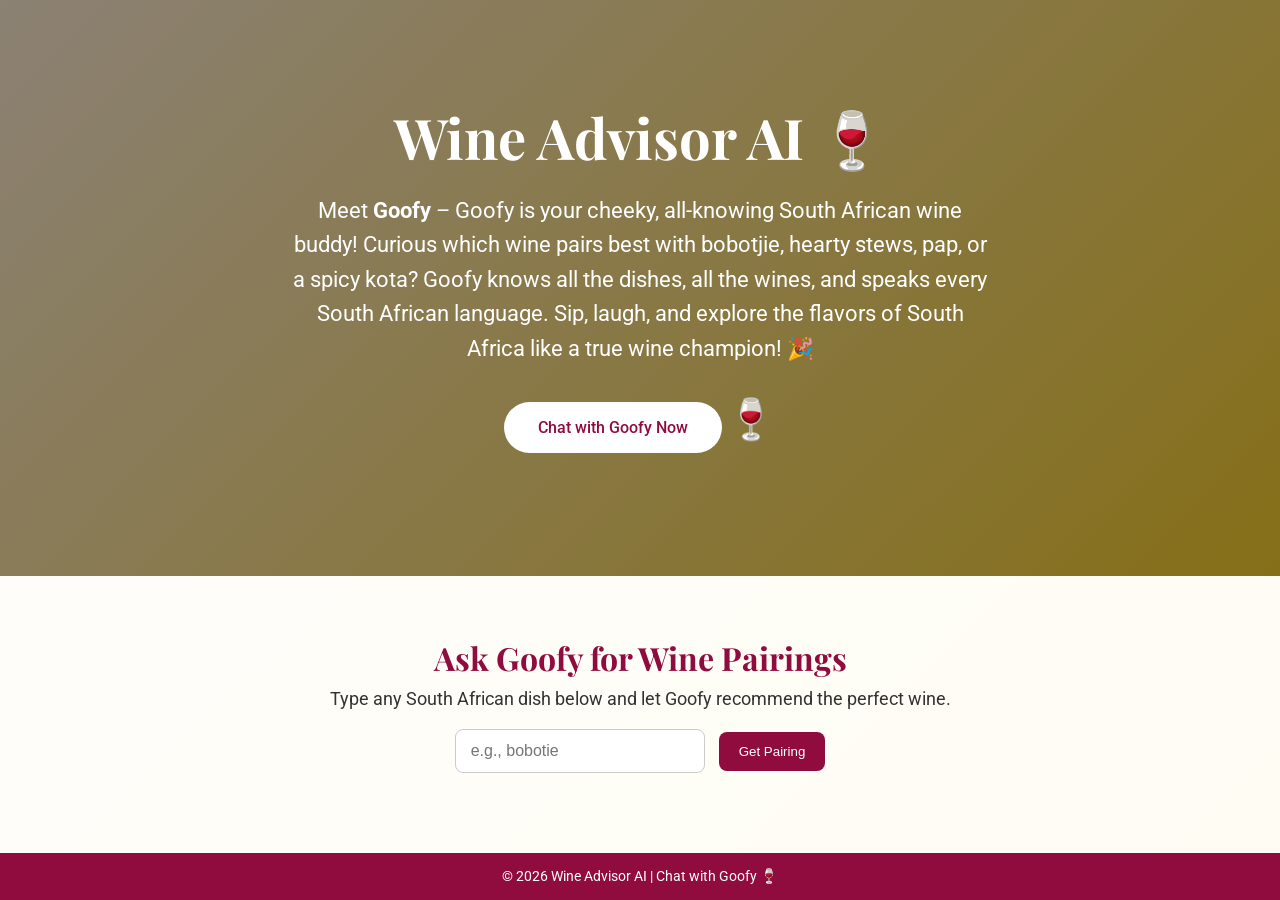
<file: templates/index.html>
<!DOCTYPE html>
<html lang="en">
  <head>
    <meta charset="UTF-8">
    <meta name="viewport" content="width=device-width, initial-scale=1.0">
    <title>Wine Advisor AI – Meet Goofy 🍷</title>
    <link href="https://fonts.googleapis.com/css2?family=Playfair+Display:wght@700&family=Roboto:wght@400;500&display=swap" rel="stylesheet">
    <link rel="stylesheet" href="goofy.css">
<link rel="stylesheet" href="goofy_dm.css" media="(prefers-color-scheme: dark)">

  </head>

  <body>

    <section class="hero">
      <div class="hero-content">
        <h1>Wine Advisor AI 🍷</h1>
        <p>
          Meet <strong>Goofy</strong> – Goofy is your cheeky, all-knowing South African wine buddy! Curious which wine pairs best with bobotjie, hearty stews, pap, or a spicy kota? Goofy knows all the dishes, all the wines, and speaks every South African language. Sip, laugh, and explore the flavors of South Africa like a true wine champion! 🎉
        </p>
        <a class="cta-btn" id="goofy-btn">Chat with Goofy Now</a>
        <div class="wine-glass">🍷</div>
      </div>
    </section>

    <section id="chat">
      <h2>Ask Goofy for Wine Pairings</h2>
      <p>Type any South African dish below and let Goofy recommend the perfect wine.</p>
      <input type="text" id="dish-input" placeholder="e.g., bobotie">
      <button id="dish-btn" onclick="sendDish()">Get Pairing</button>
      <div id="reply"></div>
    </section>

    <div class="goofy-modal" id="goofy-chatbox-area">
      <div class="goofy-chatbox">
        <!-- Header -->
        <div class="chat-header">
          <div class="chat-avatar">🍷</div>
          <div class="chat-header-info">
            <h3>Goofy</h3>
            <div class="chat-status">
              <span class="status-dot"></span>
              <span>Online · replies instantly</span>
            </div>
          </div>
          <div class="chat-header-actions">
            <button title="More options">⋯</button>
          </div>
        </div>

        <!-- Chat Body -->
        <div class="chat-body" id="chatBody">
          <div class="chat-area" id="chatArea">
            <!-- Date Divider -->
            <div class="date-divider">
              <span>Today</span>
            </div>
            <!-- Welcome / Empty State Message -->
            <div class="chat-welcome">
              <div class="chat-welcome-icon">🍷✨</div>
              <h4>Hey there, I'm Goofy!</h4>
              <p>Your South African food & wine concierge.<br>Ask me anything about South African food, wines, or recommendations.</p>
            </div>
            <!-- Example Messages (will be populated by JS) -->
          </div>
        </div>

        <!-- Footer -->
        <div class="chat-footer">
          <button class="attach-btn" title="Add attachment">📎</button>
          <textarea 
            class="m-box" 
            id="messageInput"
            placeholder="Chat to Goofy..." 
            rows="1"
          ></textarea>
          <button id="sendButton">
            <span style="font-size: 1.4rem;">➤</span>
          </button>
        </div>
      </div>
    </div>

    <footer>
        &copy; 2026 Wine Advisor AI | Chat with Goofy 🍷
    </footer>

    <script src="goofy.js"></script>
  </body>
</html>
</file>
<file: templates/goofy.css>
/* ============================================
   ORIGINAL STYLESHEET
   Only transitions and responsive adjustments added
   Colors, images, structure unchanged
   ============================================ */

/* ---------- CSS VARIABLES (Easy Theming) ---------- */
:root {
    /* Primary Palette */
    --cream: #f5e6a7;
    --burgundy: #900c3f;
    --gold: #e8c547;
    --deep-wine: #5a0f2e;
    
    /* RGB Versions for rgba() Usage */
    --cream-rgb: 245, 230, 167;
    --burgundy-rgb: 144, 12, 63;
    --gold-rgb: 232, 197, 71;
    --deep-wine-rgb: 90, 15, 46;
    
    /* Functional Colors */
    --text-dark: #222;
    --text-light: #fff;
    --text-muted: #777;
    --success: #4caf50;
    
    /* Spacing */
    --spacing-xs: 4px;
    --spacing-sm: 8px;
    --spacing-md: 16px;
    --spacing-lg: 24px;
    --spacing-xl: 32px;
    
    /* Transitions */
    --transition-fast: 0.15s ease;
    --transition-base: 0.25s ease;
    --transition-slow: 0.4s ease;
    
    /* Shadows */
    --shadow-sm: 0 2px 8px rgba(0, 0, 0, 0.08);
    --shadow-md: 0 8px 25px rgba(0, 0, 0, 0.15);
    --shadow-lg: 0 12px 35px rgba(0, 0, 0, 0.2);
    --shadow-glow: 0 0 20px rgba(var(--burgundy-rgb), 0.3);
    
    /* Border Radius */
    --radius-sm: 8px;
    --radius-md: 12px;
    --radius-lg: 15px;
    --radius-xl: 20px;
    --radius-full: 50px;
}


/* Base */
* {
    margin: 0;
    padding: 0;
    box-sizing: border-box;
}

body {
    font-family: 'Roboto', sans-serif;
    background: linear-gradient(135deg, #fdebd3, #f1c40f);
    color: #222;
    min-height: 100vh;
    display: flex;
    flex-direction: column;
    transition: background 0.3s ease;
}

a {
    text-decoration: none;
    color: inherit;
    transition: color 0.25s ease;
}

a:hover {
    color: #900C3F;
    transition: color 0.25s ease;
}

/* Hero Section */
.hero {
    flex: 1;
    display: flex;
    align-items: center;
    justify-content: center;
    text-align: center;
    padding: 80px 20px;
    background: url('https://images.unsplash.com/photo-1579656592237-893f6c2c9f2d?crop=entropy&cs=tinysrgb&fit=max&fm=jpg&ixid=MnwyNjQ5MTR8MHwxfHNlYXJjaHwxfHx3aW5lfGVufDB8fHx8MTY5OTYyNTgxMg&ixlib=rb-4.0.3&q=80&w=1400') no-repeat center center/cover;
    color: #fff;
    position: relative;
    transition: padding 0.3s ease;
}

.hero::after {
    content: "";
    position: absolute;
    top: 0;
    left: 0;
    width: 100%;
    height: 100%;
    background: rgba(0, 0, 0, 0.45);
    transition: background 0.3s ease;
}

.hero-content {
    position: relative;
    z-index: 2;
    max-width: 700px;
    animation: fadeIn 1.5s ease-out;
}

.hero h1 {
    font-family: 'Playfair Display', serif;
    font-size: 3rem;
    margin-bottom: 20px;
    transition: font-size 0.3s ease;
}

.hero p {
    font-size: 1.25rem;
    line-height: 1.6;
    margin-bottom: 30px;
    transition: font-size 0.3s ease;
}

.cta-btn {
    background: #fff;
    color: #900C3F;
    padding: 16px 34px;
    font-weight: 500;
    border-radius: 50px;
    font-size: 1rem;
    transition: all 0.3s ease;
    display: inline-block;
    margin-bottom: 24px;
    cursor: pointer;
}

.cta-btn:hover {
    background: #900C3F;
    color: #fff;
    transform: scale(1.05);
    transition: all 0.3s ease;
}

/* Fun Wine Glass */
.wine-glass {
    display: inline-block;
    font-size: 2.5rem;
    animation: float 2s infinite ease-in-out;
    transition: transform 0.3s ease;
}

@keyframes float {
    0%, 100% {
        transform: translateY(0);
    }
    50% {
        transform: translateY(-12px);
    }
}

@keyframes fadeIn {
    from {
        opacity: 0;
        transform: translateY(20px);
    }
    to {
        opacity: 1;
        transform: translateY(0);
    }
}

/* Chat Section */
#chat {
    padding: 60px 20px;
    text-align: center;
    background: rgba(255, 255, 255, 0.95);
    transition: padding 0.3s ease, background 0.3s ease;
}

#chat h2 {
    font-family: 'Playfair Display', serif;
    font-size: 2rem;
    margin-bottom: 10px;
    color: #900C3F;
    transition: font-size 0.3s ease;
}

#chat p {
    margin-bottom: 20px;
    font-size: 1.1rem;
    color: #333;
    transition: font-size 0.3s ease;
}

#dish-input {
    padding: 12px 15px;
    width: 250px;
    border-radius: 8px;
    border: 1px solid #ccc;
    font-size: 1rem;
    transition: border-color 0.25s ease, box-shadow 0.25s ease, width 0.3s ease;
}

#dish-input:focus {
    border-color: #900C3F;
    outline: none;
    box-shadow: 0 0 0 3px rgba(144, 12, 63, 0.1);
    transition: border-color 0.25s ease, box-shadow 0.25s ease;
}

#dish-btn {
    padding: 12px 20px;
    margin-left: 10px;
    background: #900C3F;
    color: #fff;
    border: none;
    border-radius: 8px;
    cursor: pointer;
    transition: background 0.25s ease, transform 0.25s ease, box-shadow 0.25s ease;
}

#dish-btn:hover {
    background: #5a0f2e;
    transform: translateY(-2px);
    box-shadow: 0 4px 12px rgba(144, 12, 63, 0.3);
    transition: background 0.25s ease, transform 0.25s ease, box-shadow 0.25s ease;
}

#reply {
    margin-top: 20px;
    font-weight: 500;
    color: #222;
    transition: opacity 0.3s ease;
}

/* Footer */
footer {
    text-align: center;
    padding: 15px;
    background: #900C3F;
    color: #fff;
    font-size: 0.9rem;
    transition: padding 0.3s ease, font-size 0.3s ease;
}
.goofy-modal {
    display: none;
    width: 100%;
    height: 100%;
}
/* Goofy Chatbox */
.goofy-chatbox {
    width: 360px;
    height: 550px;
    background: #f5e6a7;
    display: flex;
    position: fixed;
    z-index: 9999;
    flex-direction: column;
    bottom: 2%;
    right: 2%;
    border-radius: 15px;
    overflow: hidden;
    box-shadow: 0 8px 25px rgba(0, 0, 0, 0.15);
    font-family: Arial, sans-serif;
    transition: width 0.3s ease, height 0.3s ease, bottom 0.3s ease, right 0.3s ease, border-radius 0.3s ease, box-shadow 0.3s ease;
}

.goofy-chatbox:hover {
    box-shadow: 0 12px 35px rgba(0, 0, 0, 0.2);
    transition: box-shadow 0.3s ease;
}

/* Header */
.chat-header {
    background: #900C3F;
    color: white;
    display: flex;
    align-items: center;
    padding: 12px;
    transition: padding 0.3s ease, background 0.3s ease;
}

.chat-avatar {
    font-size: 28px;
    margin-right: 10px;
    background: linear-gradient(145deg, var(--accent-warm), #e0795e);
    border-radius: 50%;
    cursor: pointer;
    display: flex;
    align-items: center;
    justify-content: center;
    font-size: 1.8rem;
    box-shadow: 0 4px 12px rgba(0, 0, 0, 0.15);
    border-bottom: 2px solid rgba(232, 197, 71, 0.78);
    transition: transform 0.3s ease, width 0.3s ease, height 0.3s ease, font-size 0.3s ease;
}

.chat-avatar:hover {
    transform: rotate(5deg) scale(1.05);
}

.chat-header-info h3 {
    margin: 0;
    font-size: 16px;
    transition: font-size 0.3s ease;
}

.chat-status {
    font-size: 12px;
    opacity: 0.9;
    display: flex;
    align-items: center;
    transition: font-size 0.3s ease;
}

.status-dot {
    width: 8px;
    height: 8px;
    background: #4caf50;
    border-radius: 50%;
    display: inline-block;
    margin-right: 5px;
    transition: width 0.3s ease, height 0.3s ease;
}

.chat-header-actions {
    margin-left: auto;
    background: linear-gradient(145deg, var(--accent-warm), #e0795e);
    border-radius: 40%;
    font-size: 10px;
    box-shadow: 0 4px 12px rgba(96, 0, 0, 0.15);
    border-bottom: 2px solid #e8c547;
    transition: transform 0.25s ease, background 0.3s ease;
}

.chat-header-actions:hover {
    transform: scale(1.1);
    transition: transform 0.25s ease;
}

.chat-header-actions button {
    background: transparent;
    border: none;
    color: white;
    font-size: 18px;
    cursor: pointer;
    transition: transform 0.2s ease, color 0.2s ease;
}

.chat-header-actions button:hover {
    transform: scale(1.1);
    transition: transform 0.2s ease;
}

/* Body */
.chat-body {
    flex: 1;
    overflow-y: auto;
    padding: 15px;
    transition: padding 0.3s ease;
}

.chat-area {
    display: flex;
    flex-direction: column;
}

.date-divider {
    text-align: center;
    margin: 10px 0;
    font-size: 12px;
    color: var(--text-muted);
    position: relative;
    transition: opacity var(--transition-base);
}

.date-divider::before,
.date-divider::after {
    content: "";
    position: absolute;
    top: 50%;
    width: 30%;
    height: 1px;
    background: linear-gradient(
        to right,
        transparent,
        rgba(var(--burgundy-rgb), 0.2),
        transparent
    );
}

.date-divider::before { left: 0; }
.date-divider::after { right: 0; }

.chat-welcome {
    text-align: center;
    margin-top: 40px;
    color: #444;
    transition: margin 0.3s ease;
}

.chat-welcome-icon {
    font-size: 30px;
    margin-bottom: 10px;
    transition: font-size 0.3s ease;
}

/* Messages */
.message {
    max-width: 75%;
    padding: 10px 14px;
    border-radius: 12px;
    margin: 5px 0;
    font-size: 16px;
    border: 1px solid rgba(144, 12, 63, 0.1);
    transition: max-width 0.3s ease, padding 0.3s ease, font-size 0.3s ease;
}

.user-message {
    background: linear-gradient(135deg, #f5e6a7 10%, #e8c547 80%);
    color: #900C3F;
    align-self: flex-end;
    border-bottom-right-radius: 6px;
}

.bot-message {
    background: linear-gradient(135deg, #900c3f 10%, #5a0f2e 80%);
    color: #f5e6a7;
    align-self: flex-start;
    border-bottom-left-radius: 6px;
}

/* Footer */
.chat-footer {
    display: flex;
    align-items: center;
    padding: 10px;
    background: linear-gradient(60deg, #900c3f 10%, #f5e6a7 80%);
    transition: padding 0.3s ease, background 0.3s ease;
}

.attach-btn {
    background: transparent;
    border: none;
    font-size: 18px;
    margin-right: 8px;
    cursor: pointer;
    transition: transform 0.2s ease, font-size 0.3s ease;
}

.attach-btn:hover {
    transform: rotate(15deg);
    transition: transform 0.2s ease;
}

.m-box {
    flex: 1;
    border: none;
    resize: none;
    min-height: 40px;
    max-height: 120px;
    padding: 8px;
    border-radius: 8px;
    outline: none;
    font-size: 14px;
    color: #444;
    transition: height 0.1s ease, padding 0.3s ease, font-size 0.3s ease, box-shadow 0.25s ease;
}

.m-box:focus {
    box-shadow: 0 0 0 2px rgba(144, 12, 63, 0.3);
    transition: box-shadow 0.25s ease;
}

.m-box::placeholder {
    font-size: 12px;
    font-weight: bold;
    color: #888;
    transition: font-size 0.3s ease;
}

#sendButton {
    background: #900C3F;
    color: white;
    border: none;
    padding: 8px 12px;
    margin-left: 8px;
    border-radius: 8px;
    cursor: pointer;
    transition: background 0.25s ease, transform 0.25s ease, box-shadow 0.25s ease, padding 0.3s ease;
}

#sendButton:hover {
    background: #5a0f2e;
    transform: translateY(-2px);
    box-shadow: 0 4px 12px rgba(144, 12, 63, 0.3);
    transition: background 0.25s ease, transform 0.25s ease, box-shadow 0.25s ease;
}

/* ============================================
   RESPONSIVE ADJUSTMENTS ONLY
   No colors, images, or structure changed
   ============================================ */

/* Tablet Devices (768px and below) */
@media (max-width: 768px) {
    .hero {
        padding: 60px 20px;
        transition: padding 0.3s ease;
    }
    
    .hero h1 {
        font-size: 2.2rem;
        transition: font-size 0.3s ease;
    }
    
    .hero p {
        font-size: 1rem;
        transition: font-size 0.3s ease;
    }
    
    .cta-btn {
        padding: 12px 28px;
        transition: padding 0.3s ease;
    }
    
    #chat {
        padding: 40px 20px;
        transition: padding 0.3s ease;
    }
    
    #chat h2 {
        font-size: 1.75rem;
        transition: font-size 0.3s ease;
    }
    
    #chat p {
        font-size: 1rem;
        transition: font-size 0.3s ease;
    }
    
    #dish-input {
        width: 220px;
        transition: width 0.3s ease;
    }
    
    .goofy-chatbox {
        width: 320px;
        height: 500px;
        transition: width 0.3s ease, height 0.3s ease;
    }
    
    .message {
        max-width: 80%;
        transition: max-width 0.3s ease;
    }
}

/* Mobile Devices (480px and below) */
@media (max-width: 480px) {
    .hero {
        padding: 40px 16px;
        transition: padding 0.3s ease;
    }
    
    .hero h1 {
        font-size: 1.8rem;
        transition: font-size 0.3s ease;
    }
    
    .hero p {
        font-size: 0.95rem;
        transition: font-size 0.3s ease;
    }
    
    .wine-glass {
        font-size: 2rem;
        transition: font-size 0.3s ease;
    }
    
    .cta-btn {
        padding: 10px 24px;
        font-size: 0.9rem;
        transition: padding 0.3s ease, font-size 0.3s ease;
    }
    
    #chat {
        padding: 32px 16px;
        transition: padding 0.3s ease;
    }
    
    #chat h2 {
        font-size: 1.5rem;
        transition: font-size 0.3s ease;
    }
    
    #dish-input {
        width: 100%;
        max-width: 280px;
        margin-bottom: 10px;
        transition: width 0.3s ease, margin 0.3s ease;
    }
    
    #dish-btn {
        margin-left: 0;
        transition: margin 0.3s ease;
    }
    
    .goofy-chatbox {
        width: 100%;
        height: 100vh;
        bottom: 0;
        right: 0;
        border-radius: 0;
        transition: width 0.3s ease, height 0.3s ease, bottom 0.3s ease, right 0.3s ease, border-radius 0.3s ease;
    }
    
    .chat-header {
        padding: 14px 12px;
        transition: padding 0.3s ease;
    }
    
    .chat-avatar {
        width: 40px;
        height: 40px;
        font-size: 1.4rem;
        transition: width 0.3s ease, height 0.3s ease, font-size 0.3s ease;
    }
    
    .chat-header-info h3 {
        font-size: 14px;
        transition: font-size 0.3s ease;
    }
    
    .chat-status {
        font-size: 10px;
        transition: font-size 0.3s ease;
    }
    
    .chat-body {
        padding: 12px;
        transition: padding 0.3s ease;
    }
    
    .message {
        max-width: 90%;
        padding: 8px 12px;
        font-size: 13px;
        transition: max-width 0.3s ease, padding 0.3s ease, font-size 0.3s ease;
    }
    
    .chat-footer {
        padding: 12px 10px;
        transition: padding 0.3s ease;
    }
    
    .m-box {
        font-size: 16px;
        padding: 10px;
        transition: font-size 0.3s ease, padding 0.3s ease;
    }
    
    #sendButton {
        padding: 8px 14px;
        transition: padding 0.3s ease;
    }
    
    footer {
        padding: 12px;
        font-size: 0.8rem;
        transition: padding 0.3s ease, font-size 0.3s ease;
    }
}

/* Small Mobile Devices (360px and below) */
@media (max-width: 360px) {
    .hero h1 {
        font-size: 1.5rem;
        transition: font-size 0.3s ease;
    }
    
    .hero p {
        font-size: 0.85rem;
        transition: font-size 0.3s ease;
    }
    
    .chat-avatar {
        width: 36px;
        height: 36px;
        font-size: 1.2rem;
        transition: width 0.3s ease, height 0.3s ease, font-size 0.3s ease;
    }
    
    .message {
        max-width: 95%;
        font-size: 12px;
        transition: max-width 0.3s ease, font-size 0.3s ease;
    }
}

/* Large Desktop Screens (1200px and above) */
@media (min-width: 1200px) {
    .hero h1 {
        font-size: 3.5rem;
        transition: font-size 0.3s ease;
    }
    
    .hero p {
        font-size: 1.35rem;
        transition: font-size 0.3s ease;
    }
    
    .goofy-chatbox {
        width: 380px;
        height: 600px;
        transition: width 0.3s ease, height 0.3s ease;
    }
}
</file>
<file: templates/goofy_dm.css>
/* ============================================
   VALVIDAR · GOOFY CHAT STYLESHEET
   Unified · Responsive · Smooth Transitions
   ============================================ */

/* ---------- CSS VARIABLES (Easy Theming) ---------- */
:root {
    /* Primary Palette */
    --cream: #f5e6a7;
    --burgundy: #900c3f;
    --gold: #e8c547;
    --deep-wine: #5a0f2e;
    
    /* RGB Versions for rgba() Usage */
    --cream-rgb: 245, 230, 167;
    --burgundy-rgb: 144, 12, 63;
    --gold-rgb: 232, 197, 71;
    --deep-wine-rgb: 90, 15, 46;
    
    /* Functional Colors */
    --text-dark: #1b1a1a;
    --text-light: #dfd9db;
    --text-muted: #777;
    --success: #4caf50;
    
    /* Spacing */
    --spacing-xs: 4px;
    --spacing-sm: 8px;
    --spacing-md: 16px;
    --spacing-lg: 24px;
    --spacing-xl: 32px;
    
    /* Transitions */
    --transition-fast: 0.15s ease;
    --transition-base: 0.25s ease;
    --transition-slow: 0.4s ease;
    
    /* Shadows */
    --shadow-sm: 0 2px 8px rgba(0, 0, 0, 0.08);
    --shadow-md: 0 8px 25px rgba(0, 0, 0, 0.15);
    --shadow-lg: 0 12px 35px rgba(0, 0, 0, 0.2);
    --shadow-glow: 0 0 20px rgba(var(--burgundy-rgb), 0.3);
    
    /* Border Radius */
    --radius-sm: 8px;
    --radius-md: 12px;
    --radius-lg: 15px;
    --radius-xl: 20px;
    --radius-full: 50px;
}

/* ---------- RESET & BASE ---------- */
* {
    margin: 0;
    padding: 0;
    box-sizing: border-box;
}

html {
    scroll-behavior: smooth;
}

body {
    font-family: 'Roboto', 'Inter', -apple-system, BlinkMacSystemFont, sans-serif;
    background: linear-gradient(135deg, #fdebd3 0%, var(--gold) 100%);
    color: var(--text-dark);
    min-height: 100vh;
    display: flex;
    flex-direction: column;
    line-height: 1.5;
    -webkit-font-smoothing: antialiased;
    -moz-osx-font-smoothing: grayscale;
}

a {
    text-decoration: none;
    color: inherit;
    transition: color var(--transition-base);
}

a:hover {
    color: var(--burgundy);
}

/* ---------- TYPOGRAPHY ---------- */
h1, h2, h3, h4, h5, h6 {
    font-family: 'Playfair Display', serif;
    font-weight: 600;
    line-height: 1.2;
}

/* ---------- HERO SECTION ---------- */
.hero {
    flex: 1;
    display: flex;
    align-items: center;
    justify-content: center;
    text-align: center;
    padding: 80px 20px;
    background: url('https://images.unsplash.com/photo-1579656592237-893f6c2c9f2d?crop=entropy&cs=tinysrgb&fit=max&fm=jpg&ixid=MnwyNjQ5MTR8MHwxfHNlYXJjaHwxfHx3aW5lfGVufDB8fHx8MTY5OTYyNTgxMg&ixlib=rb-4.0.3&q=80&w=1400') 
                no-repeat center center/cover;
    color: var(--text-light);
    position: relative;
    transition: padding var(--transition-base);
}

.hero::after {
    content: "";
    position: absolute;
    top: 0;
    left: 0;
    width: 100%;
    height: 100%;
    background: rgba(0, 0, 0, 0.45);
    transition: background var(--transition-slow);
}

.hero-content {
    position: relative;
    z-index: 2;
    max-width: 700px;
    animation: fadeIn 1.5s ease-out;
}

.hero h1 {
    font-size: 3rem;
    margin-bottom: 20px;
    transition: font-size var(--transition-base);
}

.hero p {
    font-size: 1.25rem;
    line-height: 1.6;
    margin-bottom: 30px;
    transition: font-size var(--transition-base);
}

.cta-btn {
    background: #fff;
    color: #900C3F;
    padding: 15px 35px;
    font-weight: 500;
    border-radius: 50px;
    font-size: 1rem;
    transition: all 0.3s ease;
    display: inline-block;
    margin-bottom: 24px;
    cursor: pointer;
}

.cta-btn:hover {
    background: #900C3F;
    color: #fff;
    transform: scale(1.05);
    transition: all 0.3s ease;
}

/* ---------- WINE GLASS ANIMATION ---------- */
.wine-glass {
    display: inline-block;
    font-size: 2.5rem;
    animation: float 2s infinite ease-in-out;
    transition: transform var(--transition-base);
}

.wine-glass:hover {
    animation-play-state: paused;
    transform: scale(1.1);
}

@keyframes float {
    0%, 100% { transform: translateY(0); }
    50% { transform: translateY(-12px); }
}

@keyframes fadeIn {
    from { opacity: 0; transform: translateY(20px); }
    to { opacity: 1; transform: translateY(0); }
}

/* ---------- CHAT SECTION (Main Page) ---------- */
#chat {
    padding: 60px 20px;
    text-align: center;
    background: rgba(255, 255, 255, 0.95);
    transition: padding var(--transition-base);
}

#chat h2 {
    font-size: 2rem;
    margin-bottom: 10px;
    color: var(--burgundy);
    transition: font-size var(--transition-base);
}

#chat p {
    margin-bottom: 20px;
    font-size: 1.1rem;
    color: #333;
    transition: font-size var(--transition-base);
}

#dish-input {
    padding: 12px 15px;
    width: 250px;
    border-radius: var(--radius-sm);
    border: 1px solid #ccc;
    font-size: 1rem;
    transition: all var(--transition-base);
}

#dish-input:focus {
    border-color: var(--burgundy);
    outline: none;
    box-shadow: 0 0 0 3px rgba(var(--burgundy-rgb), 0.1);
}

#dish-btn {
    padding: 12px 20px;
    margin-left: 10px;
    background: var(--burgundy);
    color: var(--text-light);
    border: none;
    border-radius: var(--radius-sm);
    cursor: pointer;
    transition: all var(--transition-base);
}

#dish-btn:hover {
    background: var(--deep-wine);
    transform: translateY(-2px);
    box-shadow: var(--shadow-md);
}

#dish-btn:active {
    transform: translateY(0);
}

#reply {
    margin-top: 20px;
    font-weight: 500;
    color: var(--text-dark);
    transition: opacity var(--transition-base);
}

/* ---------- GOOFY CHATBOX (Fixed Widget) ---------- */
.goofy-modal { display: none; }

.goofy-chatbox {
    width: 350px;
    height: 550px;
    background: #f5e6a7;
    display: flex;
    position: fixed;
    z-index: 9999;
    flex-direction: column;
    bottom: 2%;
    right: 2%;
    border-radius: 15px;
    overflow: hidden;
    box-shadow: 0 8px 25px rgba(0, 0, 0, 0.15);
    font-family: Arial, sans-serif;
    transition: width 0.3s ease, height 0.3s ease, bottom 0.3s ease, right 0.3s ease, border-radius 0.3s ease, box-shadow 0.3s ease;
}

.goofy-chatbox:hover {
    box-shadow: 0 12px 35px rgba(0, 0, 0, 0.2);
    transition: box-shadow 0.3s ease;
}

.chat-avatar:hover {
    transform: rotate(5deg) scale(1.05);
}

/* Header */
.chat-header {
    background: #900C3F;
    color: white;
    display: flex;
    align-items: center;
    padding: 12px;
    transition: padding 0.3s ease, background 0.3s ease;
}

.chat-avatar {
    font-size: 28px;
    margin-right: 10px;
    background: linear-gradient(145deg, var(--accent-warm), #e0795e);
    border-radius: 50%;
    display: flex;
    align-items: center;
    justify-content: center;
    font-size: 1.8rem;
    box-shadow: 0 4px 12px rgba(0, 0, 0, 0.15);
    border-bottom: 2px solid rgba(232, 197, 71, 0.78);
    transition: transform 0.3s ease, width 0.3s ease, height 0.3s ease, font-size 0.3s ease;
}

.chat-header-info h3 {
    margin: 0;
    font-size: 16px;
    transition: font-size 0.3s ease;
}

.chat-status {
    font-size: 12px;
    opacity: 0.9;
    display: flex;
    align-items: center;
    transition: font-size 0.3s ease;
}

.status-dot {
    width: 8px;
    height: 8px;
    background: #4caf50;
    border-radius: 50%;
    display: inline-block;
    margin-right: 5px;
    transition: width 0.3s ease, height 0.3s ease;
}

.chat-header-actions {
    margin-left: auto;
    background: linear-gradient(145deg, var(--accent-warm), #e0795e);
    border-radius: 40%;
    font-size: 10px;
    box-shadow: 0 4px 12px rgba(96, 0, 0, 0.15);
    border-bottom: 2px solid #e8c547;
    transition: transform 0.25s ease, background 0.3s ease;
}

.chat-header-actions button {
    background: transparent;
    border: none;
    color: #e8c547;
    font-size: 18px;
    cursor: pointer;
    transition: transform 0.2s ease, color 0.2s ease;
}

.chat-header-actions button:hover {
    transform: scale(1.1);
    transition: transform 0.2s ease;
}

/* Chat Body */
.chat-body {
    flex: 1;
    overflow-y: auto;
    padding: 15px;
    background: linear-gradient(
        to bottom,
        rgba(var(--cream-rgb), 0.9),
        rgba(var(--cream-rgb), 1)
    );
    scroll-behavior: smooth;
}

.chat-body::-webkit-scrollbar {
    width: 5px;
}

.chat-body::-webkit-scrollbar-track {
    background: rgba(var(--burgundy-rgb), 0.1);
    border-radius: 10px;
}

.chat-body::-webkit-scrollbar-thumb {
    background: rgba(var(--burgundy-rgb), 0.4);
    border-radius: 10px;
    transition: background var(--transition-base);
}

.chat-body::-webkit-scrollbar-thumb:hover {
    background: var(--burgundy);
}

.chat-area {
    display: flex;
    flex-direction: column;
    gap: 8px;
}

.date-divider {
    text-align: center;
    margin: 10px 0;
    font-size: 12px;
    color: var(--text-muted);
    position: relative;
    transition: opacity var(--transition-base);
}

.date-divider::before,
.date-divider::after {
    content: "";
    position: absolute;
    top: 50%;
    width: 30%;
    height: 1px;
    background: linear-gradient(
        to right,
        transparent,
        rgba(var(--burgundy-rgb), 0.2),
        transparent
    );
}

.date-divider::before { left: 0; }
.date-divider::after { right: 0; }

.chat-welcome {
    text-align: center;
    margin-top: 40px;
    color: #444;
    animation: fadeIn 0.5s ease-out;
}

.chat-welcome-icon {
    font-size: 30px;
    margin-bottom: 10px;
    transition: transform var(--transition-base);
}

.chat-welcome:hover .chat-welcome-icon {
    transform: scale(1.1);
}

/* Message Bubbles */
.message {
    max-width: 75%;
    padding: 10px 14px;
    border-radius: var(--radius-md);
    margin: 5px 0;
    font-size: 14px;
    line-height: 1.4;
    word-wrap: break-word;
    border: 1px solid rgba(var(--burgundy-rgb), 0.1);
    transition: all var(--transition-fast);
    animation: messageSlide 0.3s ease-out;
}

@keyframes messageSlide {
    from { opacity: 0; transform: translateY(8px); }
    to { opacity: 1; transform: translateY(0); }
}

.message:hover {
    transform: scale(1.01);
    box-shadow: var(--shadow-sm);
}

.user-message {
    background: linear-gradient(135deg, var(--cream) 10%, var(--gold) 80%);
    color: var(--burgundy);
    align-self: flex-end;
    border-bottom-right-radius: var(--radius-sm);
    margin-left: auto;
}

.bot-message {
    background: linear-gradient(135deg, var(--burgundy) 10%, var(--deep-wine) 80%);
    color: var(--cream);
    align-self: flex-start;
    border-bottom-left-radius: var(--radius-sm);
    margin-right: auto;
}

/* Message Timestamp */
.message-time {
    font-size: 10px;
    opacity: 0.7;
    margin-top: 4px;
    display: block;
}

.user-message .message-time {
    text-align: right;
    color: var(--deep-wine);
}

.bot-message .message-time {
    color: var(--cream);
}

/* Typing Indicator */
.typing-indicator {
    display: flex;
    align-items: center;
    gap: 8px;
    padding: 8px 0;
    animation: fadeIn 0.3s ease-out;
}

.typing-dots {
    display: flex;
    gap: 4px;
}

.typing-dots span {
    width: 8px;
    height: 8px;
    background: var(--burgundy);
    border-radius: 50%;
    animation: typingBounce 1.4s infinite;
    opacity: 0.6;
}

.typing-dots span:nth-child(2) { animation-delay: 0.2s; }
.typing-dots span:nth-child(3) { animation-delay: 0.4s; }

@keyframes typingBounce {
    0%, 60%, 100% { transform: translateY(0); opacity: 0.4; }
    30% { transform: translateY(-6px); opacity: 1; }
}

.typing-text {
    font-size: 11px;
    color: rgba(var(--deep-wine-rgb), 0.6);
    font-style: italic;
}

/* Chat Footer */
.chat-footer {
    display: flex;
    align-items: center;
    padding: 10px;
    background: linear-gradient(60deg, var(--burgundy) 10%, var(--cream) 80%);
    transition: background var(--transition-base);
}

.attach-btn {
    background: transparent;
    border: none;
    font-size: 18px;
    margin-right: 8px;
    cursor: pointer;
    color: var(--text-light);
    transition: all var(--transition-fast);
    width: 36px;
    height: 36px;
    border-radius: 50%;
    display: flex;
    align-items: center;
    justify-content: center;
}

.attach-btn:hover {
    background: rgba(var(--cream-rgb), 0.2);
    transform: rotate(15deg);
}

.m-box {
    flex: 1;
    border: none;
    resize: none;
    min-height: 40px;
    max-height: 120px;
    padding: 10px 12px;
    border-radius: var(--radius-sm);
    outline: none;
    font-size: 14px;
    font-family: inherit;
    color: var(--text-dark);
    background: var(--deep-wine-rgb);
    transition: all var(--transition-base);
    line-height: 1.4;
}

.m-box:focus {
    box-shadow: 0 0 0 2px rgba(var(--burgundy-rgb), 0.9);
    background: rgba(var(--deep-wine-rgb), 0.8);
    color: var(--text-light);
}

.m-box::placeholder {
    font-size: 12px;
    font-weight: 500;
    color: var(--text-muted);
    opacity: 0.8;
}

#sendButton {
    background: var(--burgundy);
    color: var(--text-light);
    border: none;
    padding: 8px 14px;
    margin-left: 8px;
    border-radius: var(--radius-sm);
    cursor: pointer;
    font-weight: 500;
    transition: all var(--transition-base);
    display: flex;
    align-items: center;
    justify-content: center;
    min-width: 50px;
}

#sendButton:hover {
    background: var(--deep-wine);
    transform: translateY(-2px);
    box-shadow: 0 4px 12px rgba(var(--burgundy-rgb), 0.4);
}

#sendButton:active {
    transform: translateY(0);
}

/* Quick Reply Chips */
.quick-chips {
    display: flex;
    flex-wrap: wrap;
    gap: 6px;
    padding: 8px 12px;
    background: rgba(var(--cream-rgb), 0.5);
    border-top: 1px solid rgba(var(--burgundy-rgb), 0.1);
}

.chip {
    background: rgba(var(--burgundy-rgb), 0.08);
    border: 1px solid rgba(var(--burgundy-rgb), 0.15);
    padding: 6px 14px;
    border-radius: var(--radius-full);
    font-size: 11px;
    color: var(--deep-wine);
    cursor: pointer;
    transition: all var(--transition-fast);
    backdrop-filter: blur(4px);
}

.chip:hover {
    background: var(--burgundy);
    color: var(--cream);
    border-color: var(--burgundy);
    transform: translateY(-1px);
    box-shadow: var(--shadow-sm);
}

/* ---------- FOOTER ---------- */
footer {
    text-align: center;
    padding: 15px;
    background: var(--burgundy);
    color: var(--text-light);
    font-size: 0.9rem;
    transition: padding var(--transition-base);
}

footer a {
    color: var(--gold);
    transition: color var(--transition-base);
}

footer a:hover {
    color: var(--cream);
    text-decoration: underline;
}

/* ============================================
   RESPONSIVE DESIGN - MOBILE & TABLET
   ============================================ */

/* Tablet (768px and below) */
@media (max-width: 768px) {
    :root {
        --spacing-lg: 20px;
        --spacing-xl: 24px;
    }
    
    .hero {
        padding: 60px 20px;
    }
    
    .hero h1 {
        font-size: 2.2rem;
    }
    
    .hero p {
        font-size: 1rem;
    }
    
    .cta-btn {
        padding: 12px 28px;
        font-size: 0.95rem;
    }
    
    #chat {
        padding: 40px 16px;
    }
    
    #chat h2 {
        font-size: 1.75rem;
    }
    
    #chat p {
        font-size: 1rem;
    }
    
    #dish-input {
        width: 100%;
        max-width: 300px;
        margin-bottom: 10px;
    }
    
    #dish-btn {
        margin-left: 0;
        width: auto;
    }
    
    /* Chatbox adjustments */
    .goofy-chatbox {
        width: 320px;
        height: 500px;
        bottom: 1%;
        right: 1%;
    }
    
    .message {
        max-width: 85%;
        font-size: 13px;
    }
}

/* Mobile (480px and below) */
@media (max-width: 480px) {
    .hero {
        padding: 40px 16px;
    }
    
    .hero h1 {
        font-size: 1.8rem;
    }
    
    .hero p {
        font-size: 0.95rem;
    }
    
    .wine-glass {
        font-size: 2rem;
    }
    
    #chat {
        padding: 32px 12px;
    }
    
    #chat h2 {
        font-size: 1.5rem;
    }
    
    /* Chatbox - Full screen on mobile */
    .goofy-chatbox {
        width: 100%;
        height: 100vh;
        bottom: 0;
        right: 0;
        border-radius: 0;
    }
    
    .chat-header {
        padding: 14px;
    }
    
    .chat-avatar {
        width: 40px;
        height: 40px;
        font-size: 22px;
    }
    
    .chat-body {
        padding: 12px;
    }
    
    .message {
        max-width: 90%;
        padding: 8px 12px;
        font-size: 13px;
    }
    
    .chat-footer {
        padding: 12px;
    }
    
    .m-box {
        font-size: 16px; /* Prevents zoom on iOS */
    }
    
    .quick-chips {
        padding: 8px;
    }
    
    .chip {
        padding: 8px 12px;
        font-size: 12px;
    }
    
    /* Stack footer content */
    footer {
        padding: 12px;
        font-size: 0.8rem;
    }
}

/* Small Mobile (360px and below) */
@media (max-width: 360px) {
    .hero h1 {
        font-size: 1.5rem;
    }
    
    .hero p {
        font-size: 0.85rem;
    }
    
    .cta-btn {
        padding: 10px 24px;
        font-size: 0.9rem;
    }
    
    .chat-avatar {
        width: 36px;
        height: 36px;
        font-size: 18px;
    }
    
    .chat-header-info h3 {
        font-size: 14px;
    }
    
    .chat-status {
        font-size: 10px;
    }
    
    .message {
        max-width: 95%;
        font-size: 12px;
    }
}

/* Large Desktop (1200px and above) */
@media (min-width: 1200px) {
    .hero h1 {
        font-size: 3.5rem;
    }
    
    .hero p {
        font-size: 1.35rem;
    }
    
    .goofy-chatbox {
        width: 380px;
        height: 600px;
    }
}

/* ============================================
   DARK MODE SUPPORT (Optional)
   ============================================ */
@media (prefers-color-scheme: dark) {
    body {
        background: linear-gradient(135deg, #1a0a12 0%, #2d1520 100%);
        color: #eee;
    }
    
    #chat {
        background: rgba(30, 15, 20, 0.95);
    }
    
    #chat p {
        color: #ccc;
    }
    
    #dish-input {
        background: #2a1a20;
        border-color: #5a2a3a;
        color: #eee;
    }
    
    #reply {
        color: #ddd;
    }
    
    .goofy-chatbox {
        background: #2a1520;
        border-color: rgba(var(--gold-rgb), 0.2);
    }
    
    .chat-body {
        background: linear-gradient(to bottom, #2a1520, #1a0a12);
    }
    
    .date-divider {
        color: #aaa;
    }
    
    .chat-welcome {
        color: #ccc;
    }
    
    .m-box {
        background: #3a1a28;
        color: #eee;
    }
    
    .quick-chips {
        background: rgba(30, 10, 20, 0.8);
    }
    
    .chip {
        background: rgba(var(--gold-rgb), 0.1);
        color: var(--gold);
    }
}

/* ============================================
   REDUCED MOTION SUPPORT
   ============================================ */
@media (prefers-reduced-motion: reduce) {
    *,
    *::before,
    *::after {
        animation-duration: 0.01ms !important;
        animation-iteration-count: 1 !important;
        transition-duration: 0.01ms !important;
        scroll-behavior: auto !important;
    }
    
    .wine-glass {
        animation: none;
    }
    
    .status-dot {
        animation: none;
    }
}

/* ============================================
   PRINT STYLES
   ============================================ */
@media print {
    .goofy-chatbox,
    .chat-footer,
    .chat-header-actions,
    .cta-btn {
        display: none !important;
    }
    
    body {
        background: white;
        color: black;
    }
    
    .hero::after {
        display: none;
    }
    
    .hero {
        color: black;
    }
}
</file>
